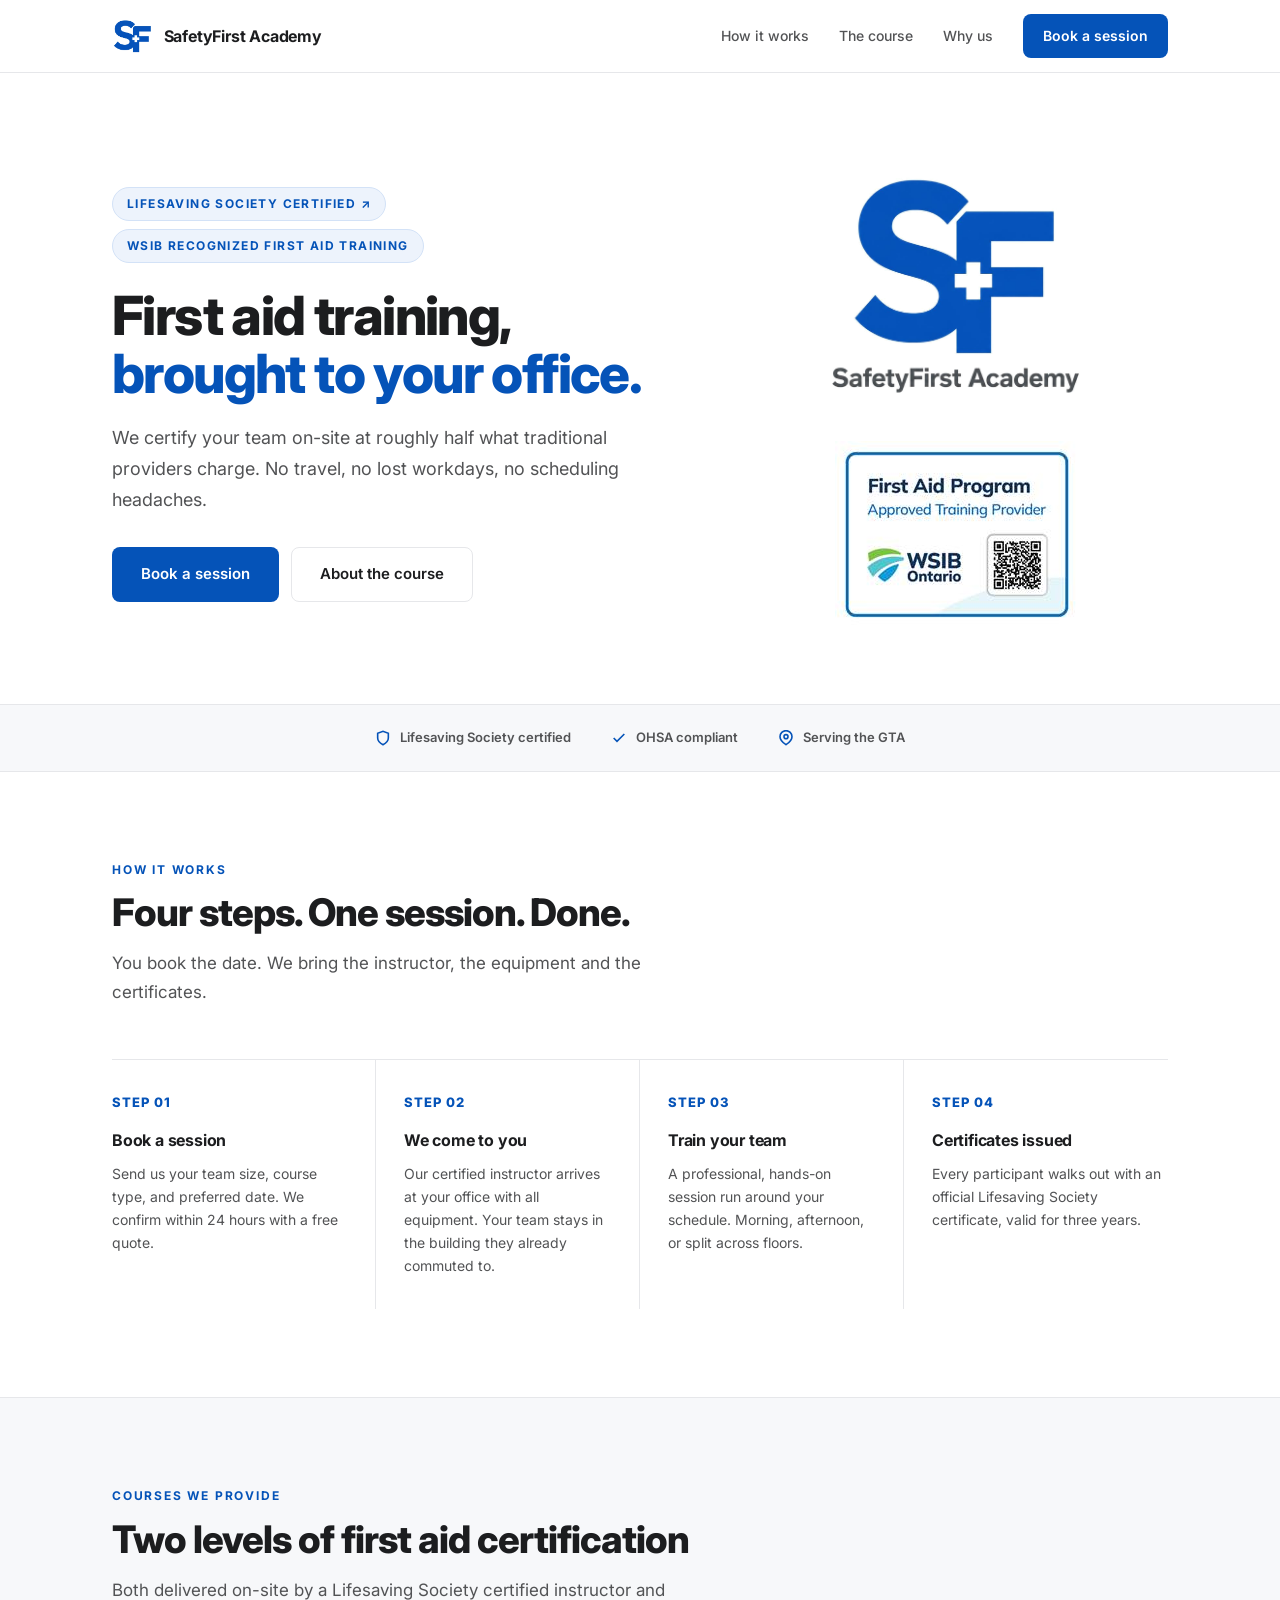
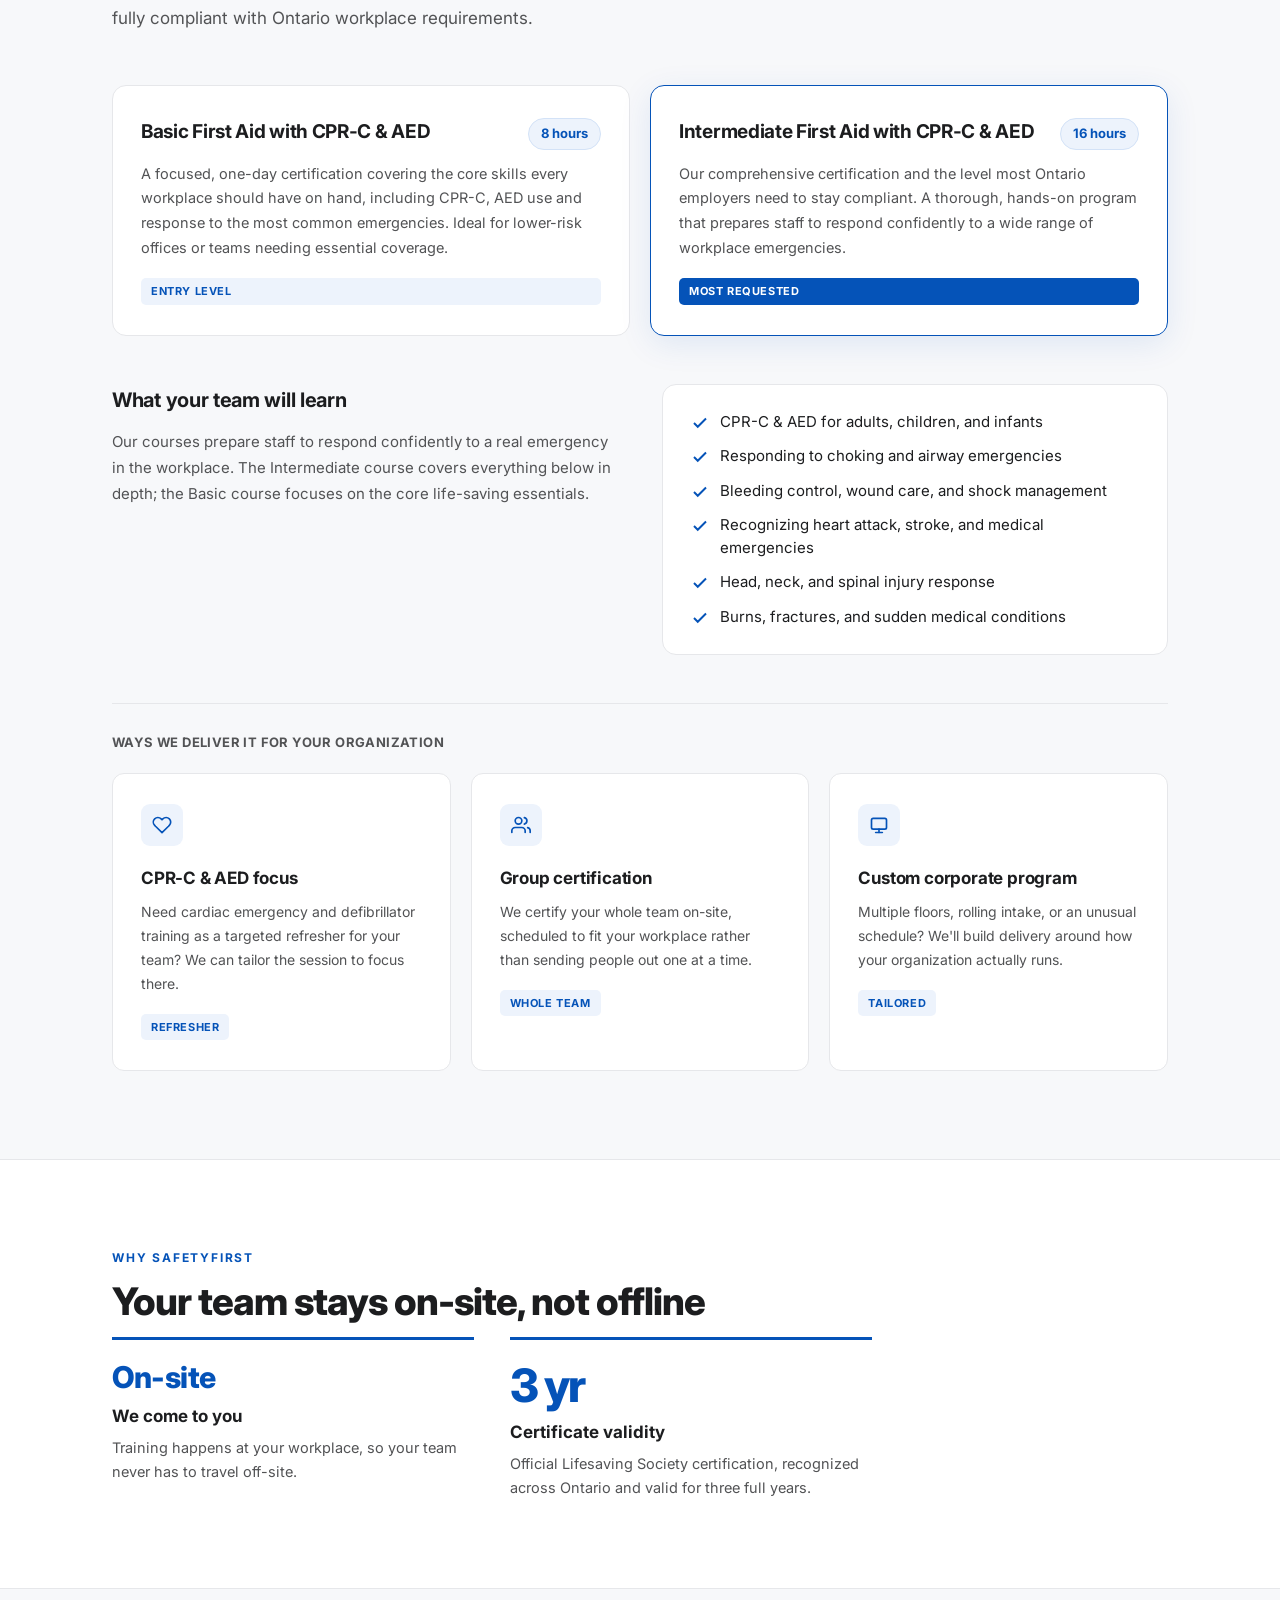
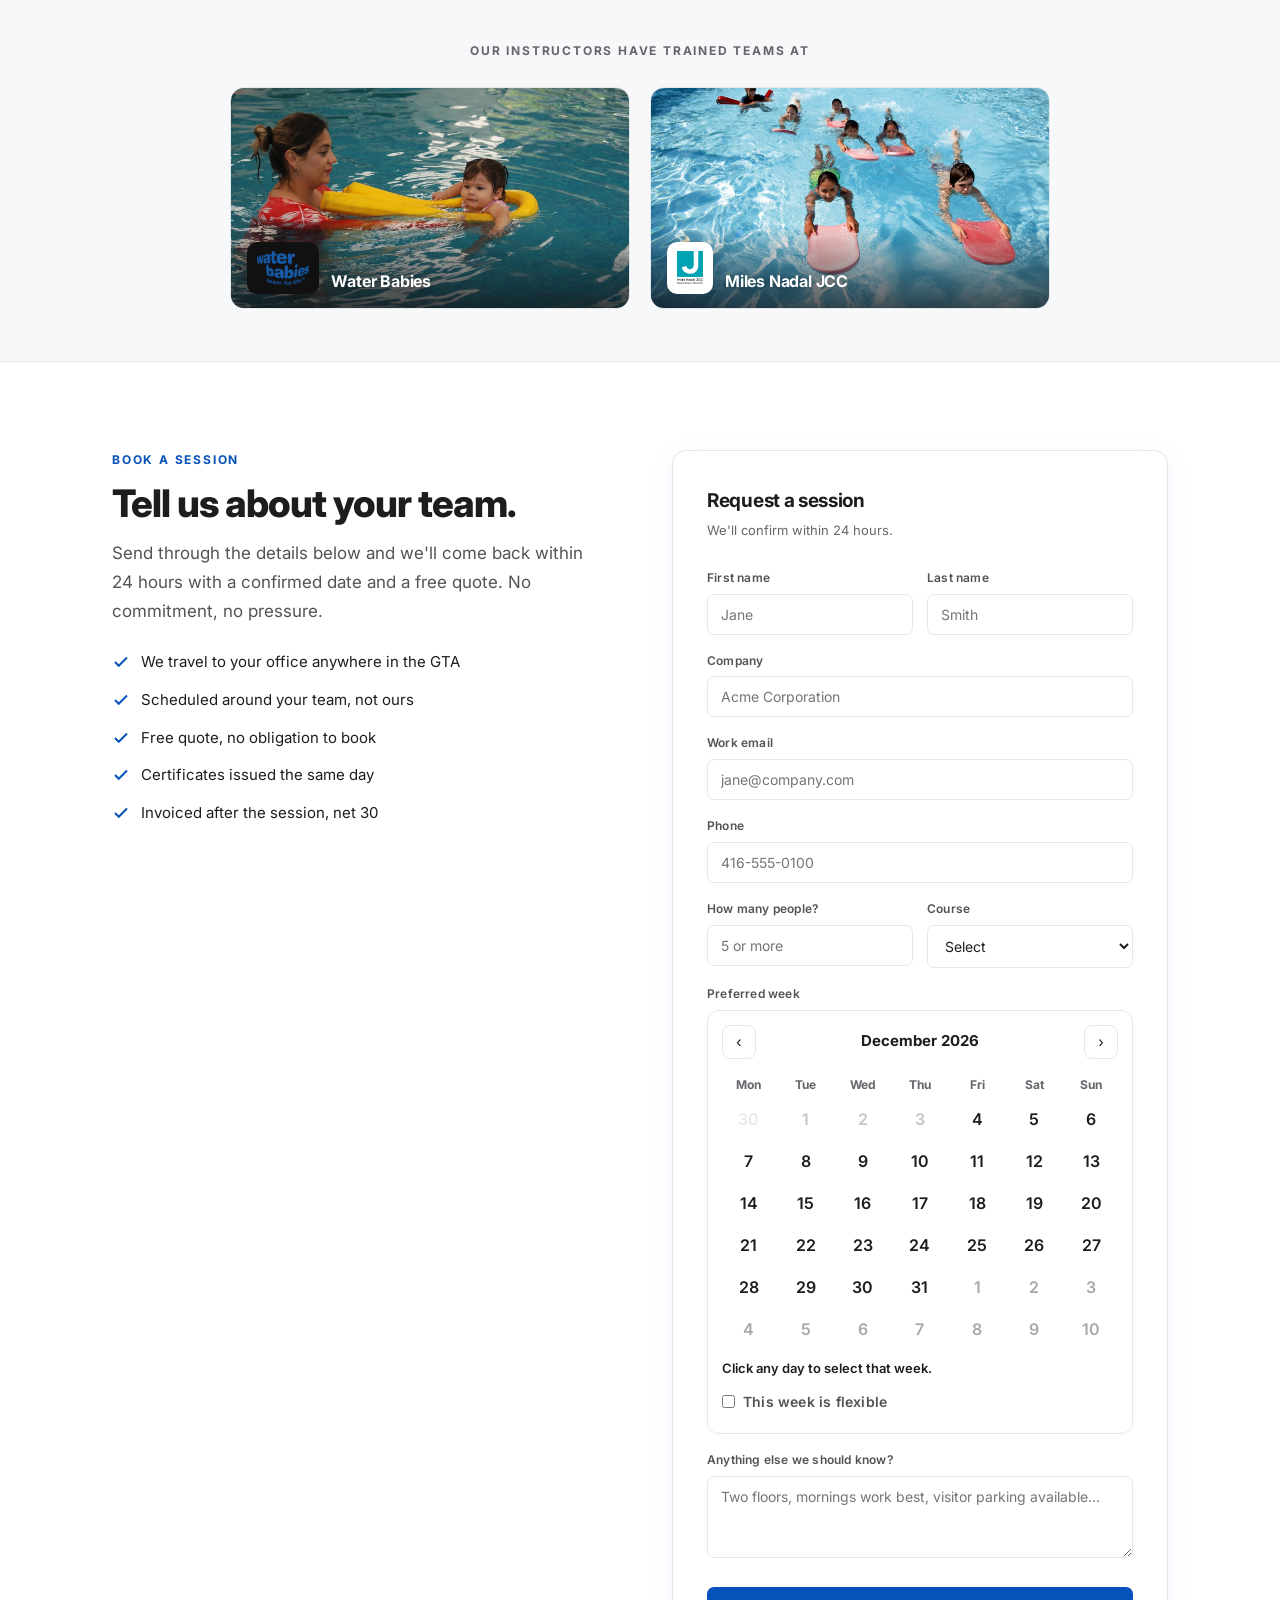
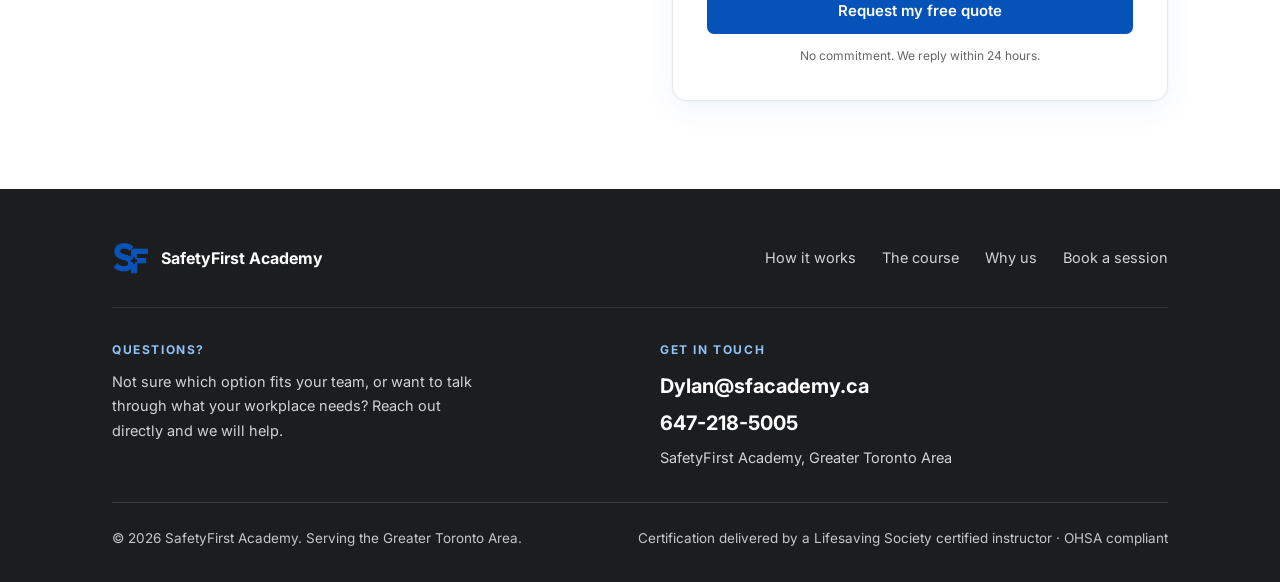
<file: index.html>
<!DOCTYPE html>
<html lang="en">
<head>
  <meta charset="UTF-8">
  <meta name="viewport" content="width=device-width, initial-scale=1.0">
  <title>SafetyFirst Academy | On-Site First Aid &amp; CPR-C Certification | GTA</title>
  <meta name="description" content="Lifesaving Society certified First Aid and CPR-C training, delivered on-site at your office across the Greater Toronto Area.">
  <link rel="icon" href="assets/favicon.png">
  <link rel="preconnect" href="https://fonts.googleapis.com">
  <link rel="preconnect" href="https://fonts.gstatic.com" crossorigin>
  <link href="https://fonts.googleapis.com/css2?family=Inter:wght@400;500;600;700;800&display=swap" rel="stylesheet">
  <link rel="stylesheet" href="css/styles.css">
</head>
<body>
  <nav>
    <div class="nav-in">
      <a href="index.html" class="brand">
        <img src="assets/mark.png" alt="SafetyFirst Academy">
        <span class="brand-txt">SafetyFirst Academy</span>
      </a>
      <div class="nav-links">
        <a href="#how">How it works</a>
        <a href="#services">The course</a>
        <a href="#why">Why us</a>
        <a href="#book" class="nav-btn">Book a session</a>
      </div>
    </div>
  </nav>

  <section class="hero">
    <div class="wrap">
      <div class="hero-grid">
        <div>
          <div class="eyebrows">
            <a href="https://www.lifesavingsociety.com/" target="_blank" rel="noopener" class="eyebrow" style="text-decoration:none">Lifesaving Society Certified ↗</a>
            <span class="eyebrow">WSIB recognized First Aid Training</span>
          </div>
          <h1>First aid training,<br><em>brought to your office.</em></h1>
          <p class="lede">We certify your team on-site at roughly half what traditional providers charge. No travel, no lost workdays, no scheduling headaches.</p>
          <div class="hero-btns">
            <a href="#book" class="btn btn-solid">Book a session</a>
            <a href="#services" class="btn btn-ghost">About the course</a>
          </div>
        </div>
        <div class="hero-side">
          <div class="hero-mark">
            <img src="assets/logo.png" alt="SafetyFirst Academy logo">
          </div>
          <img class="hero-wsib" src="assets/wsib-approved-provider.jpg" alt="WSIB Ontario First Aid Program Approved Training Provider">
        </div>
      </div>
    </div>
  </section>

  <div class="strip">
    <div class="strip-in">
      <div class="strip-item"><svg viewBox="0 0 24 24"><path d="M12 22s8-4 8-10V5l-8-3-8 3v7c0 6 8 10 8 10z"/></svg><a href="https://www.lifesavingsociety.com/" target="_blank" rel="noopener" style="color:inherit;text-decoration:none">Lifesaving Society certified</a></div>
      <div class="strip-item"><svg viewBox="0 0 24 24"><path d="M20 6L9 17l-5-5"/></svg>OHSA compliant</div>
      <div class="strip-item"><svg viewBox="0 0 24 24"><path d="M21 10c0 6-9 12-9 12S3 16 3 10a9 9 0 0118 0z"/><circle cx="12" cy="10" r="3"/></svg>Serving the GTA</div>
    </div>
  </div>

  <section id="how">
    <div class="wrap">
      <div class="lbl">How it works</div>
      <h2>Four steps. One session. Done.</h2>
      <p class="sub">You book the date. We bring the instructor, the equipment and the certificates.</p>
      <div class="steps">
        <div class="step">
          <div class="step-n">STEP 01</div>
          <h3>Book a session</h3>
          <p>Send us your team size, course type, and preferred date. We confirm within 24 hours with a free quote.</p>
        </div>
        <div class="step">
          <div class="step-n">STEP 02</div>
          <h3>We come to you</h3>
          <p>Our certified instructor arrives at your office with all equipment. Your team stays in the building they already commuted to.</p>
        </div>
        <div class="step">
          <div class="step-n">STEP 03</div>
          <h3>Train your team</h3>
          <p>A professional, hands-on session run around your schedule. Morning, afternoon, or split across floors.</p>
        </div>
        <div class="step">
          <div class="step-n">STEP 04</div>
          <h3>Certificates issued</h3>
          <p>Every participant walks out with an official Lifesaving Society certificate, valid for three years.</p>
        </div>
      </div>
    </div>
  </section>

  <section class="services" id="services">
    <div class="wrap">
      <div class="lbl">Courses we provide</div>
      <h2>Two levels of first aid certification</h2>
      <p class="sub">Both delivered on-site by a Lifesaving Society certified instructor and fully compliant with Ontario workplace requirements.</p>

      <div class="course-cards">
        <div class="course-card">
          <div class="course-card-top">
            <h3>Basic First Aid with CPR-C &amp; AED</h3>
            <span class="hours">8 hours</span>
          </div>
          <p>A focused, one-day certification covering the core skills every workplace should have on hand, including CPR-C, AED use and response to the most common emergencies. Ideal for lower-risk offices or teams needing essential coverage.</p>
          <span class="tag">Entry level</span>
        </div>
        <div class="course-card course-card-feature">
          <div class="course-card-top">
            <h3>Intermediate First Aid with CPR-C &amp; AED</h3>
            <span class="hours">16 hours</span>
          </div>
          <p>Our comprehensive certification and the level most Ontario employers need to stay compliant. A thorough, hands-on program that prepares staff to respond confidently to a wide range of workplace emergencies.</p>
          <span class="tag tag-solid">Most requested</span>
        </div>
      </div>

      <div class="course-lead">
        <div class="course-lead-text">
          <h3>What your team will learn</h3>
          <p>Our courses prepare staff to respond confidently to a real emergency in the workplace. The Intermediate course covers everything below in depth; the Basic course focuses on the core life-saving essentials.</p>
        </div>
        <ul class="learn-list">
          <li><svg viewBox="0 0 24 24"><path d="M20 6L9 17l-5-5"/></svg>CPR-C &amp; AED for adults, children, and infants</li>
          <li><svg viewBox="0 0 24 24"><path d="M20 6L9 17l-5-5"/></svg>Responding to choking and airway emergencies</li>
          <li><svg viewBox="0 0 24 24"><path d="M20 6L9 17l-5-5"/></svg>Bleeding control, wound care, and shock management</li>
          <li><svg viewBox="0 0 24 24"><path d="M20 6L9 17l-5-5"/></svg>Recognizing heart attack, stroke, and medical emergencies</li>
          <li><svg viewBox="0 0 24 24"><path d="M20 6L9 17l-5-5"/></svg>Head, neck, and spinal injury response</li>
          <li><svg viewBox="0 0 24 24"><path d="M20 6L9 17l-5-5"/></svg>Burns, fractures, and sudden medical conditions</li>
        </ul>
      </div>

      <div class="offer-note">Ways we deliver it for your organization</div>
      <div class="cards">
        <div class="card">
          <div class="card-ico"><svg viewBox="0 0 24 24"><path d="M20.8 4.6a5.5 5.5 0 00-7.8 0L12 5.7l-1-1.1a5.5 5.5 0 00-7.8 7.8l1 1.1L12 21.2l7.8-7.7 1-1.1a5.5 5.5 0 000-7.8z"/></svg></div>
          <h3>CPR-C &amp; AED focus</h3>
          <p>Need cardiac emergency and defibrillator training as a targeted refresher for your team? We can tailor the session to focus there.</p>
          <span class="tag">Refresher</span>
        </div>
        <div class="card">
          <div class="card-ico"><svg viewBox="0 0 24 24"><path d="M17 21v-2a4 4 0 00-4-4H5a4 4 0 00-4 4v2"/><circle cx="9" cy="7" r="4"/><path d="M23 21v-2a4 4 0 00-3-3.9"/><path d="M16 3.1a4 4 0 010 7.8"/></svg></div>
          <h3>Group certification</h3>
          <p>We certify your whole team on-site, scheduled to fit your workplace rather than sending people out one at a time.</p>
          <span class="tag">Whole team</span>
        </div>
        <div class="card">
          <div class="card-ico"><svg viewBox="0 0 24 24"><rect x="3" y="4" width="18" height="13" rx="2"/><path d="M8 21h8"/><path d="M12 17v4"/></svg></div>
          <h3>Custom corporate program</h3>
          <p>Multiple floors, rolling intake, or an unusual schedule? We'll build delivery around how your organization actually runs.</p>
          <span class="tag">Tailored</span>
        </div>
      </div>
    </div>
  </section>

  <section id="why">
    <div class="wrap">
      <div class="lbl">Why SafetyFirst</div>
      <h2>Your team stays on-site, not offline</h2>
      <div class="why-grid why-grid-3 why-grid-2">
        <div class="why-item">
          <div class="why-num txt">On-site</div>
          <h3>We come to you</h3>
          <p>Training happens at your workplace, so your team never has to travel off-site.</p>
        </div>
        <div class="why-item">
          <div class="why-num">3 yr</div>
          <h3>Certificate validity</h3>
          <p>Official Lifesaving Society certification, recognized across Ontario and valid for three full years.</p>
        </div>
      </div>
    </div>
  </section>

  <div class="clients">
    <div class="wrap">
      <div class="clients-lbl">Our instructors have trained teams at</div>
      <div class="client-grid">
        <a class="client-card" href="https://www.waterbabies.ca/" target="_blank" rel="noopener">
          <img class="photo" src="assets/clients/water-babies.jpg" alt="Infant swimming lesson in a pool">
          <div class="overlay">
            <span class="logo-badge dark"><img src="assets/clients/water-babies-logo.png" alt=""></span>
            <span class="client-name">Water Babies</span>
          </div>
        </a>
        <a class="client-card" href="https://www.mnjcc.org/aquatics" target="_blank" rel="noopener">
          <img class="photo" src="assets/clients/kids-pool.jpg" alt="Group swimming lesson at a community pool">
          <div class="overlay">
            <span class="logo-badge"><img src="assets/clients/mnjcc-logo-formal.svg" alt=""></span>
            <span class="client-name">Miles Nadal JCC</span>
          </div>
        </a>
      </div>
    </div>
  </div>

  <section id="book">
    <div class="wrap">
      <div class="booking-grid">
        <div>
          <div class="lbl">Book a session</div>
          <h2>Tell us about your team.</h2>
          <p class="sub" style="margin-bottom:24px">Send through the details below and we'll come back within 24 hours with a confirmed date and a free quote. No commitment, no pressure.</p>
          <ul class="checks">
            <li><svg viewBox="0 0 24 24"><path d="M20 6L9 17l-5-5"/></svg>We travel to your office anywhere in the GTA</li>
            <li><svg viewBox="0 0 24 24"><path d="M20 6L9 17l-5-5"/></svg>Scheduled around your team, not ours</li>
            <li><svg viewBox="0 0 24 24"><path d="M20 6L9 17l-5-5"/></svg>Free quote, no obligation to book</li>
            <li><svg viewBox="0 0 24 24"><path d="M20 6L9 17l-5-5"/></svg>Certificates issued the same day</li>
            <li><svg viewBox="0 0 24 24"><path d="M20 6L9 17l-5-5"/></svg>Invoiced after the session, net 30</li>
          </ul>
        </div>

        <div class="form">
          <form id="bookingForm" method="POST" name="session-request" data-netlify="true" data-netlify-honeypot="bot-field" action="/">
            <input type="hidden" name="form-name" value="session-request">
            <p style="display:none">
              <label>Don't fill this out if you're human: <input name="bot-field"></label>
            </p>

            <h3>Request a session</h3>
            <p class="form-sub">We'll confirm within 24 hours.</p>
            <div class="form-error" id="formError" role="alert"></div>

            <div class="fr">
              <div class="fg">
                <label for="fname">First name</label>
                <input type="text" id="fname" name="first-name" placeholder="Jane" autocomplete="given-name" required>
              </div>
              <div class="fg">
                <label for="lname">Last name</label>
                <input type="text" id="lname" name="last-name" placeholder="Smith" autocomplete="family-name">
              </div>
            </div>

            <div class="fg">
              <label for="company">Company</label>
              <input type="text" id="company" name="company" placeholder="Acme Corporation" autocomplete="organization" required>
            </div>

            <div class="fg">
              <label for="email">Work email</label>
              <input type="email" id="email" name="email" placeholder="jane@company.com" autocomplete="email" required>
            </div>

            <div class="fg">
              <label for="phone">Phone</label>
              <input type="tel" id="phone" name="phone" placeholder="416-555-0100" autocomplete="tel">
            </div>

            <div class="fr">
              <div class="fg">
                <label for="size">How many people?</label>
                <input type="number" id="size" name="team-size" min="5" step="1" placeholder="5 or more" required>
              </div>
              <div class="fg">
                <label for="course">Course</label>
                <select id="course" name="course" required>
                  <option value="">Select</option>
                  <option>Basic First Aid with CPR-C &amp; AED (8 hours)</option>
                  <option>Intermediate First Aid with CPR-C &amp; AED (16 hours)</option>
                  <option>Group recertification</option>
                  <option>Custom corporate program</option>
                  <option>Not sure, please advise</option>
                </select>
              </div>
            </div>

            <div class="fg">
              <label>Preferred week</label>
              <div class="cal" id="calendar">
                <div class="cal-head">
                  <button type="button" id="calPrev" aria-label="Previous month">‹</button>
                  <strong id="calLabel"></strong>
                  <button type="button" id="calNext" aria-label="Next month">›</button>
                </div>
                <div class="cal-weekdays">
                  <span>Mon</span><span>Tue</span><span>Wed</span><span>Thu</span><span>Fri</span><span>Sat</span><span>Sun</span>
                </div>
                <div class="cal-grid" id="calGrid"></div>
                <p class="cal-choice" id="calChoice">Click any day to select that week.</p>
                <label class="check">
                  <input id="flexible" name="date-flexible" type="checkbox" value="yes">
                  This week is flexible
                </label>
              </div>
              <input type="hidden" name="preferred-date" id="preferredDate">
              <input type="hidden" name="preferred-week" id="preferredWeek">
            </div>

            <div class="fg">
              <label for="notes">Anything else we should know?</label>
              <textarea id="notes" name="notes" placeholder="Two floors, mornings work best, visitor parking available…"></textarea>
            </div>

            <button type="submit" class="submit" id="submitBtn">Request my free quote</button>
            <p class="fnote">No commitment. We reply within 24 hours.</p>
          </form>

          <div class="ok" id="okBox">
            <div class="ok-ico"><svg viewBox="0 0 24 24"><path d="M20 6L9 17l-5-5"/></svg></div>
            <h4>Request received</h4>
            <p>Thanks, we have your details. We will be in touch within 24 hours to confirm a date and send your quote.</p>
          </div>
        </div>
      </div>
    </div>
  </section>

  <footer>
    <div class="wrap">
      <div class="foot-top">
        <div class="foot-brand">
          <img src="assets/mark.png" alt="">
          <span>SafetyFirst Academy</span>
        </div>
        <div class="foot-links">
          <a href="#how">How it works</a>
          <a href="#services">The course</a>
          <a href="#why">Why us</a>
          <a href="#book">Book a session</a>
        </div>
      </div>

      <div class="foot-contact">
        <div class="foot-contact-block">
          <div class="foot-contact-lbl">Questions?</div>
          <p>Not sure which option fits your team, or want to talk through what your workplace needs? Reach out directly and we will help.</p>
        </div>
        <div class="foot-contact-block">
          <div class="foot-contact-lbl">Get in touch</div>
          <a class="foot-email" href="mailto:Dylan@sfacademy.ca">Dylan@sfacademy.ca</a>
          <a class="foot-email foot-phone" href="tel:+16472185005">647-218-5005</a>
          <p style="margin-top:6px">SafetyFirst Academy, Greater Toronto Area</p>
        </div>
      </div>

      <div class="foot-btm">
        <span>© 2026 SafetyFirst Academy. Serving the Greater Toronto Area.</span>
        <span>Certification delivered by a Lifesaving Society certified instructor · OHSA compliant</span>
      </div>
    </div>
  </footer>

  <script src="js/book.js"></script>
</body>
</html>
</file>
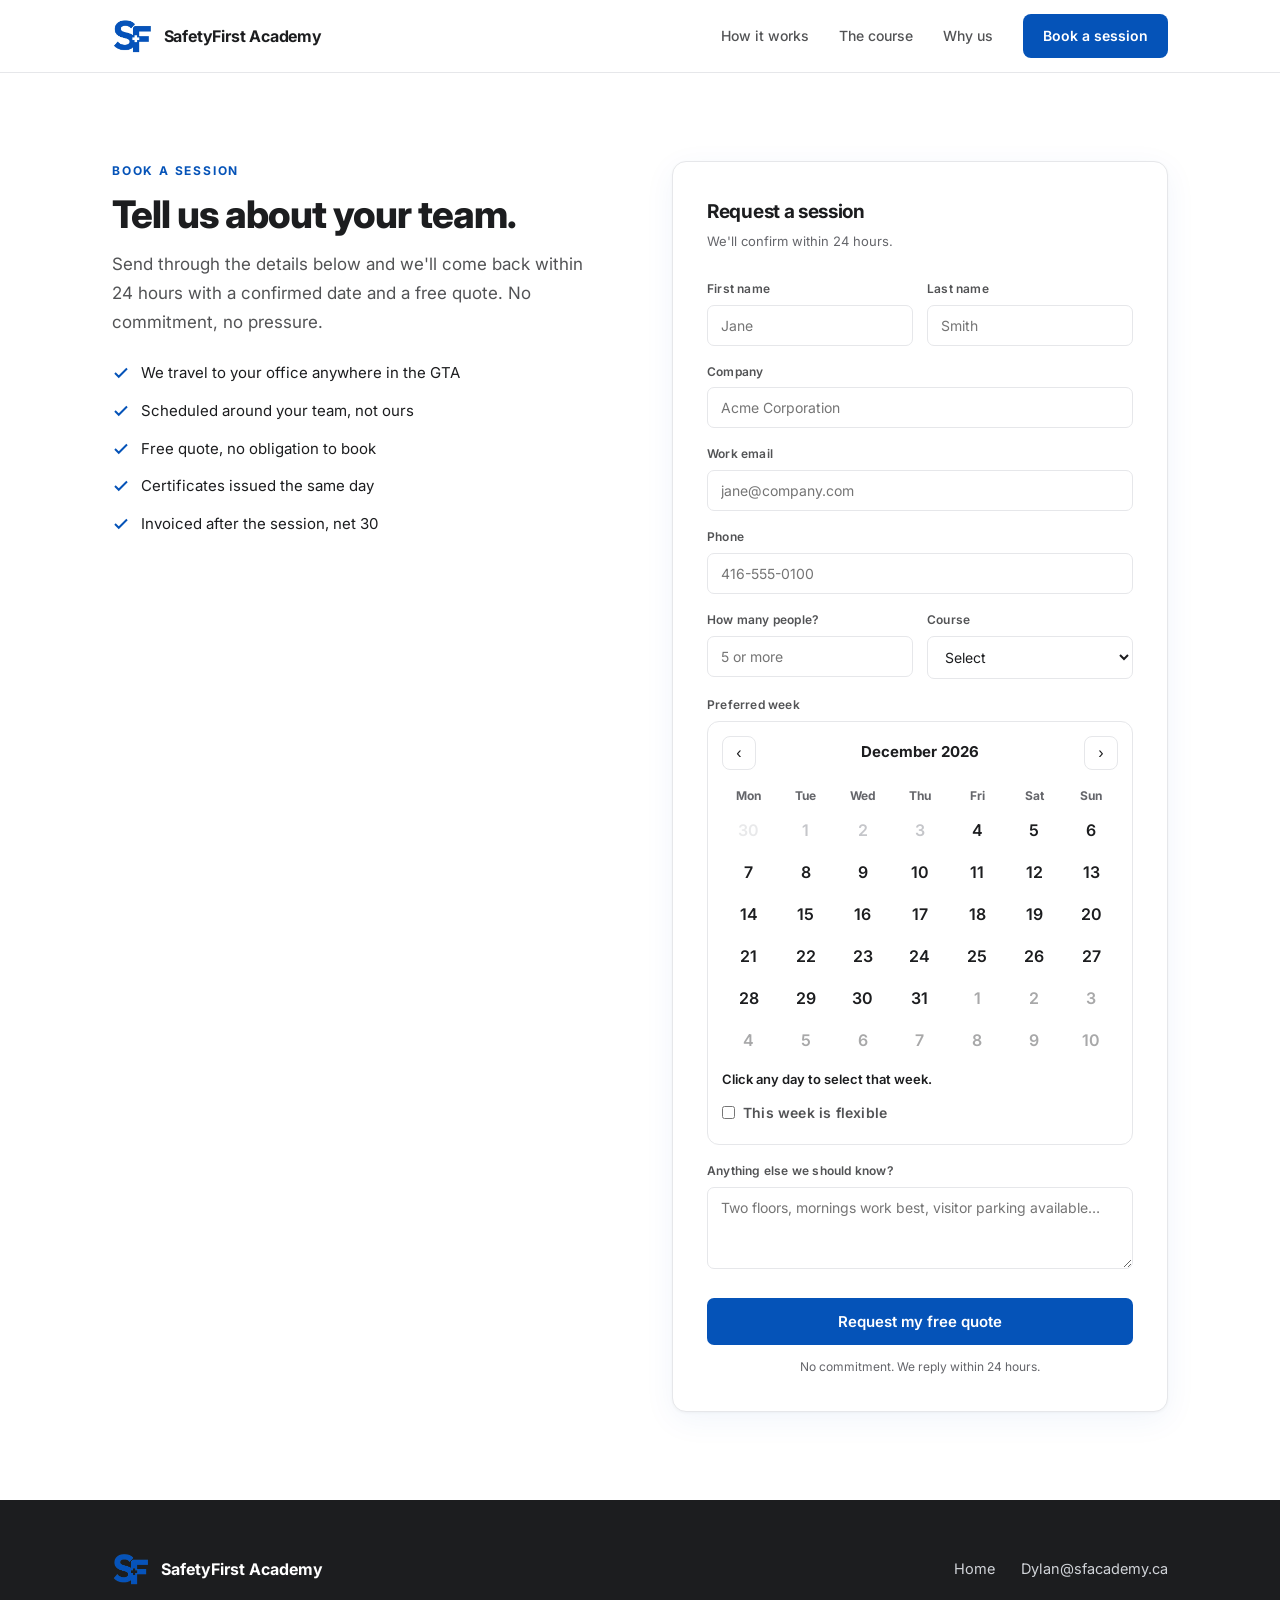
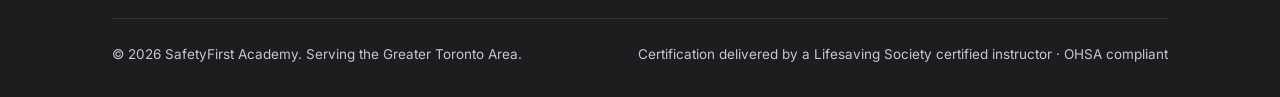
<file: book.html>
<!DOCTYPE html>
<html lang="en">
<head>
  <meta charset="UTF-8">
  <meta name="viewport" content="width=device-width, initial-scale=1.0">
  <title>Book a session | SafetyFirst Academy</title>
  <meta name="description" content="Request an on-site First Aid or CPR-C session. Choose a week, tell us your team size, and we will confirm within 24 hours.">
  <link rel="icon" href="assets/favicon.png">
  <link rel="preconnect" href="https://fonts.googleapis.com">
  <link rel="preconnect" href="https://fonts.gstatic.com" crossorigin>
  <link href="https://fonts.googleapis.com/css2?family=Inter:wght@400;500;600;700;800&display=swap" rel="stylesheet">
  <link rel="stylesheet" href="css/styles.css">
</head>
<body>
  <nav>
    <div class="nav-in">
      <a href="index.html" class="brand">
        <img src="assets/mark.png" alt="SafetyFirst Academy">
        <span class="brand-txt">SafetyFirst Academy</span>
      </a>
      <div class="nav-links">
        <a href="index.html#how">How it works</a>
        <a href="index.html#services">The course</a>
        <a href="index.html#why">Why us</a>
        <a href="book.html" class="nav-btn">Book a session</a>
      </div>
    </div>
  </nav>

  <section id="book">
    <div class="wrap">
      <div class="booking-grid">
        <div>
          <div class="lbl">Book a session</div>
          <h2>Tell us about your team.</h2>
          <p class="sub" style="margin-bottom:24px">Send through the details below and we'll come back within 24 hours with a confirmed date and a free quote. No commitment, no pressure.</p>
          <ul class="checks">
            <li><svg viewBox="0 0 24 24"><path d="M20 6L9 17l-5-5"/></svg>We travel to your office anywhere in the GTA</li>
            <li><svg viewBox="0 0 24 24"><path d="M20 6L9 17l-5-5"/></svg>Scheduled around your team, not ours</li>
            <li><svg viewBox="0 0 24 24"><path d="M20 6L9 17l-5-5"/></svg>Free quote, no obligation to book</li>
            <li><svg viewBox="0 0 24 24"><path d="M20 6L9 17l-5-5"/></svg>Certificates issued the same day</li>
            <li><svg viewBox="0 0 24 24"><path d="M20 6L9 17l-5-5"/></svg>Invoiced after the session, net 30</li>
          </ul>
        </div>

        <div class="form">
          <form id="bookingForm" method="POST" name="session-request" data-netlify="true" data-netlify-honeypot="bot-field" action="/">
            <input type="hidden" name="form-name" value="session-request">
            <p style="display:none">
              <label>Don't fill this out if you're human: <input name="bot-field"></label>
            </p>
            <h3>Request a session</h3>
            <p class="form-sub">We'll confirm within 24 hours.</p>
            <div class="form-error" id="formError" role="alert"></div>
            <div class="fr">
              <div class="fg">
                <label for="fname">First name</label>
                <input type="text" id="fname" name="first-name" placeholder="Jane" autocomplete="given-name" required>
              </div>
              <div class="fg">
                <label for="lname">Last name</label>
                <input type="text" id="lname" name="last-name" placeholder="Smith" autocomplete="family-name">
              </div>
            </div>
            <div class="fg">
              <label for="company">Company</label>
              <input type="text" id="company" name="company" placeholder="Acme Corporation" autocomplete="organization" required>
            </div>
            <div class="fg">
              <label for="email">Work email</label>
              <input type="email" id="email" name="email" placeholder="jane@company.com" autocomplete="email" required>
            </div>
            <div class="fg">
              <label for="phone">Phone</label>
              <input type="tel" id="phone" name="phone" placeholder="416-555-0100" autocomplete="tel">
            </div>
            <div class="fr">
              <div class="fg">
                <label for="size">How many people?</label>
                <input type="number" id="size" name="team-size" min="5" step="1" placeholder="5 or more" required>
              </div>
              <div class="fg">
                <label for="course">Course</label>
                <select id="course" name="course" required>
                  <option value="">Select</option>
                  <option>Basic First Aid with CPR-C &amp; AED (8 hours)</option>
                  <option>Intermediate First Aid with CPR-C &amp; AED (16 hours)</option>
                  <option>Group recertification</option>
                  <option>Custom corporate program</option>
                  <option>Not sure, please advise</option>
                </select>
              </div>
            </div>
            <div class="fg">
              <label>Preferred week</label>
              <div class="cal" id="calendar">
                <div class="cal-head">
                  <button type="button" id="calPrev" aria-label="Previous month">‹</button>
                  <strong id="calLabel"></strong>
                  <button type="button" id="calNext" aria-label="Next month">›</button>
                </div>
                <div class="cal-weekdays">
                  <span>Mon</span><span>Tue</span><span>Wed</span><span>Thu</span><span>Fri</span><span>Sat</span><span>Sun</span>
                </div>
                <div class="cal-grid" id="calGrid"></div>
                <p class="cal-choice" id="calChoice">Click any day to select that week.</p>
                <label class="check">
                  <input id="flexible" name="date-flexible" type="checkbox" value="yes">
                  This week is flexible
                </label>
              </div>
              <input type="hidden" name="preferred-date" id="preferredDate">
              <input type="hidden" name="preferred-week" id="preferredWeek">
            </div>
            <div class="fg">
              <label for="notes">Anything else we should know?</label>
              <textarea id="notes" name="notes" placeholder="Two floors, mornings work best, visitor parking available…"></textarea>
            </div>
            <button type="submit" class="submit" id="submitBtn">Request my free quote</button>
            <p class="fnote">No commitment. We reply within 24 hours.</p>
          </form>
          <div class="ok" id="okBox">
            <div class="ok-ico"><svg viewBox="0 0 24 24"><path d="M20 6L9 17l-5-5"/></svg></div>
            <h4>Request received</h4>
            <p>Thanks, we have your details. We will be in touch within 24 hours to confirm a date and send your quote.</p>
          </div>
        </div>
      </div>
    </div>
  </section>

  <footer>
    <div class="wrap">
      <div class="foot-top">
        <div class="foot-brand">
          <img src="assets/mark.png" alt="">
          <span>SafetyFirst Academy</span>
        </div>
        <div class="foot-links">
          <a href="index.html">Home</a>
          <a href="mailto:Dylan@sfacademy.ca">Dylan@sfacademy.ca</a>
        </div>
      </div>
      <div class="foot-btm">
        <span>© 2026 SafetyFirst Academy. Serving the Greater Toronto Area.</span>
        <span>Certification delivered by a Lifesaving Society certified instructor · OHSA compliant</span>
      </div>
    </div>
  </footer>
  <script src="js/book.js"></script>
</body>
</html>
</file>
<file: css/styles.css>
*,*::before,*::after{box-sizing:border-box;margin:0;padding:0}

  :root{
    --blue:#0553B8;
    --blue-deep:#03408F;
    --blue-tint:#EDF3FC;
    --blue-line:#D3E2F7;
    --ink:#1C1D1F;
    --grey:#525355;
    --grey-soft:#65666B;
    --line:#E6E7EA;
    --paper:#FFFFFF;
    --paper-2:#F7F8FA;
    --r:8px;
  }

  html{scroll-behavior:smooth}
  body{
    font-family:'Inter',-apple-system,'Segoe UI',Arial,sans-serif;
    color:var(--ink);background:var(--paper);
    line-height:1.65;-webkit-font-smoothing:antialiased;
  }
  .wrap{max-width:1120px;margin:0 auto;padding:0 32px}

  /* NAV */
  nav{
    position:sticky;top:0;z-index:50;
    background:rgba(255,255,255,.92);
    backdrop-filter:blur(10px);
    border-bottom:1px solid var(--line);
  }
  .nav-in{
    max-width:1120px;margin:0 auto;padding:0 32px;
    height:72px;display:flex;align-items:center;justify-content:space-between;
  }
  .brand{display:flex;align-items:center;gap:11px;text-decoration:none}
  .brand img{height:36px;width:auto;display:block}
  .brand-txt{font-size:16px;font-weight:700;color:var(--ink);letter-spacing:-.2px}
  .nav-links{display:flex;gap:30px;align-items:center}
  .nav-links a{color:var(--grey);text-decoration:none;font-size:14px;font-weight:500;transition:color .18s}
  .nav-links a:hover{color:var(--blue)}
  .nav-btn{
    background:var(--blue);color:#fff!important;
    padding:10px 20px;border-radius:var(--r);
    font-weight:600!important;font-size:14px!important;
    transition:background .18s;
  }
  .nav-btn:hover{background:var(--blue-deep)}

  /* HERO */
  .hero{padding:88px 0 76px;border-bottom:1px solid var(--line)}
  .hero-grid{display:grid;grid-template-columns:1.15fr .85fr;gap:64px;align-items:center}
  .eyebrow{
    display:inline-flex;align-items:center;gap:8px;
    font-size:12px;font-weight:700;letter-spacing:1.4px;text-transform:uppercase;
    color:var(--blue);background:var(--blue-tint);
    border:1px solid var(--blue-line);
    padding:6px 14px;border-radius:100px;margin-bottom:24px;
  }
  h1{
    font-size:clamp(36px,4.4vw,54px);font-weight:800;
    letter-spacing:-1.6px;line-height:1.08;margin-bottom:20px;color:var(--ink);
  }
  h1 em{font-style:normal;color:var(--blue)}
  .lede{font-size:18px;color:var(--grey);max-width:520px;margin-bottom:32px;line-height:1.7}
  .hero-btns{display:flex;gap:12px;flex-wrap:wrap}
  .btn{
    display:inline-block;padding:14px 28px;border-radius:var(--r);
    font-size:15px;font-weight:600;text-decoration:none;cursor:pointer;
    border:1.5px solid transparent;transition:all .18s;font-family:inherit;
  }
  .btn-solid{background:var(--blue);color:#fff}
  .btn-solid:hover{background:var(--blue-deep)}
  .btn-ghost{background:#fff;color:var(--ink);border-color:var(--line)}
  .btn-ghost:hover{border-color:var(--blue);color:var(--blue)}
  .hero-mark{display:flex;justify-content:center;align-items:center}
  .hero-side{display:flex;flex-direction:column;align-items:center;gap:28px}
  .hero-wsib{display:block;width:100%;max-width:244px;height:auto}
  .eyebrows{display:flex;flex-direction:column;align-items:flex-start;gap:8px;margin-bottom:24px}
  .eyebrows .eyebrow{margin-bottom:0}
  .hero-mark img{width:100%;max-width:300px;height:auto}

  /* STRIP */
  .strip{background:var(--paper-2);border-bottom:1px solid var(--line);padding:22px 0}
  .strip-in{
    max-width:1120px;margin:0 auto;padding:0 32px;
    display:flex;gap:40px;flex-wrap:wrap;justify-content:center;
  }
  .strip-item{
    display:flex;align-items:center;gap:9px;
    font-size:13px;font-weight:600;color:var(--grey);
  }
  .strip-item svg{width:16px;height:16px;stroke:var(--blue);fill:none;stroke-width:2.4;flex-shrink:0}

  /* SECTIONS */
  section{padding:88px 0}
  .lbl{
    font-size:12px;font-weight:700;letter-spacing:1.8px;text-transform:uppercase;
    color:var(--blue);margin-bottom:12px;
  }
  h2{
    font-size:clamp(28px,3.2vw,38px);font-weight:800;
    letter-spacing:-1px;line-height:1.15;color:var(--ink);margin-bottom:14px;
  }
  .sub{font-size:17px;color:var(--grey);max-width:560px;line-height:1.7;margin-bottom:52px}

  /* STEPS */
  .steps{display:grid;grid-template-columns:repeat(4,1fr);gap:0;border-top:1px solid var(--line)}
  .step{padding:32px 28px 32px 0;border-right:1px solid var(--line)}
  .step:last-child{border-right:none;padding-right:0}
  .step:not(:first-child){padding-left:28px}
  .step-n{
    font-size:13px;font-weight:800;color:var(--blue);
    letter-spacing:1px;margin-bottom:14px;
  }
  .step h3{font-size:16px;font-weight:700;color:var(--ink);margin-bottom:8px;letter-spacing:-.2px}
  .step p{font-size:14px;color:var(--grey);line-height:1.65}

  /* SERVICES */
  .services{background:var(--paper-2);border-top:1px solid var(--line);border-bottom:1px solid var(--line)}
  .cards{display:grid;grid-template-columns:repeat(3,1fr);gap:20px}
  .card{
    background:#fff;border:1px solid var(--line);border-radius:12px;
    padding:30px 28px;transition:border-color .18s,transform .18s;
  }
  .card:hover{border-color:var(--blue-line);transform:translateY(-2px)}
  .card-ico{
    width:42px;height:42px;border-radius:9px;background:var(--blue-tint);
    display:flex;align-items:center;justify-content:center;margin-bottom:18px;
  }
  .card-ico svg{width:20px;height:20px;stroke:var(--blue);fill:none;stroke-width:2;stroke-linecap:round;stroke-linejoin:round}
  .card h3{font-size:17px;font-weight:700;color:var(--ink);margin-bottom:8px;letter-spacing:-.2px}
  .card p{font-size:14px;color:var(--grey);line-height:1.7;margin-bottom:16px}
  .tag{
    display:inline-block;font-size:11px;font-weight:700;letter-spacing:.6px;
    text-transform:uppercase;color:var(--blue);background:var(--blue-tint);
    padding:4px 10px;border-radius:5px;
  }

  /* WHY */
  .why-grid{display:grid;grid-template-columns:repeat(4,1fr);gap:36px}
  .why-item{border-top:2px solid var(--blue);padding-top:20px}
  .why-num{
    font-size:38px;font-weight:800;color:var(--blue);
    letter-spacing:-1.6px;line-height:1;margin-bottom:10px;
  }
  .why-item h3{font-size:15px;font-weight:700;color:var(--ink);margin-bottom:6px}
  .why-item p{font-size:14px;color:var(--grey);line-height:1.65}

  /* CLIENTS */
  .clients{
    background:var(--paper-2);border-top:1px solid var(--line);border-bottom:1px solid var(--line);
    padding:52px 0;text-align:center;
  }
  .clients-lbl{
    font-size:12px;font-weight:700;letter-spacing:1.8px;text-transform:uppercase;
    color:var(--grey-soft);margin-bottom:26px;
  }
  .clients-row{display:flex;gap:16px;justify-content:center;flex-wrap:wrap}
  .pill{
    background:#fff;border:1px solid var(--line);border-radius:100px;
    padding:11px 26px;font-size:14px;font-weight:600;color:var(--ink);
  }
  .pill.next{border-style:dashed;color:var(--grey-soft);font-weight:500}

  /* BOOKING */
  .booking-grid{display:grid;grid-template-columns:1fr 1fr;gap:64px;align-items:start}
  .checks{list-style:none;display:flex;flex-direction:column;gap:13px;margin-top:8px}
  .checks li{display:flex;gap:11px;font-size:15px;color:var(--ink);align-items:flex-start}
  .checks svg{width:18px;height:18px;stroke:var(--blue);fill:none;stroke-width:2.6;flex-shrink:0;margin-top:3px}

  .form{
    background:#fff;border:1px solid var(--line);border-radius:14px;
    padding:34px;box-shadow:0 1px 3px rgba(28,29,31,.04),0 8px 32px rgba(5,83,184,.06);
  }
  .form h3{font-size:19px;font-weight:700;color:var(--ink);margin-bottom:4px;letter-spacing:-.3px}
  .form-sub{font-size:13px;color:var(--grey-soft);margin-bottom:26px}
  .fg{margin-bottom:16px}
  .fr{display:grid;grid-template-columns:1fr 1fr;gap:14px}
  label{
    display:block;font-size:12px;font-weight:600;color:var(--grey);
    margin-bottom:6px;letter-spacing:.2px;
  }
  input,select,textarea{
    width:100%;padding:11px 13px;border:1.5px solid var(--line);
    border-radius:7px;font-size:14px;color:var(--ink);background:#fff;
    outline:none;transition:border-color .18s,box-shadow .18s;font-family:inherit;
  }
  input:focus,select:focus,textarea:focus{
    border-color:var(--blue);box-shadow:0 0 0 3px rgba(5,83,184,.10);
  }
  textarea{resize:vertical;min-height:82px}
  select{cursor:pointer}
  .submit{
    width:100%;padding:14px;background:var(--blue);color:#fff;
    border:none;border-radius:7px;font-size:15px;font-weight:600;
    cursor:pointer;transition:background .18s;margin-top:6px;font-family:inherit;
  }
  .submit:hover{background:var(--blue-deep)}
  .fnote{font-size:12px;color:var(--grey-soft);text-align:center;margin-top:12px}
  .ok{
    display:none;text-align:center;padding:34px 20px;
  }
  .ok-ico{
    width:52px;height:52px;border-radius:50%;background:var(--blue-tint);
    display:flex;align-items:center;justify-content:center;margin:0 auto 16px;
  }
  .ok-ico svg{width:24px;height:24px;stroke:var(--blue);fill:none;stroke-width:3}
  .ok h4{font-size:18px;font-weight:700;color:var(--ink);margin-bottom:8px}
  .ok p{font-size:14px;color:var(--grey);line-height:1.65}

  /* FOOTER */
  footer{background:var(--ink);padding:52px 0 32px;color:#fff}
  .foot-top{
    display:flex;justify-content:space-between;align-items:center;
    flex-wrap:wrap;gap:24px;padding-bottom:32px;
    border-bottom:1px solid rgba(255,255,255,.10);
  }
  .foot-brand{display:flex;align-items:center;gap:11px}
  .foot-brand img{height:34px;width:auto}
  .foot-brand span{font-size:16px;font-weight:700;color:#fff}
  .foot-links{display:flex;gap:26px;flex-wrap:wrap}
  .foot-links a{color:#D0D3D8;font-size:14.5px;text-decoration:none;transition:color .18s}
  .foot-links a:hover{color:#fff}
  .foot-btm{
    padding-top:24px;display:flex;justify-content:space-between;
    flex-wrap:wrap;gap:12px;
    font-size:13.5px;color:#C4C7CC;
  }

  /* COURSE CARDS (two levels) */
  .course-cards{display:grid;grid-template-columns:1fr 1fr;gap:20px;margin-bottom:48px}
  .course-card{background:#fff;border:1px solid var(--line);border-radius:14px;padding:30px 28px;display:flex;flex-direction:column}
  .course-card-feature{border-color:var(--blue);box-shadow:0 8px 32px rgba(5,83,184,.10)}
  .course-card-top{display:flex;align-items:baseline;justify-content:space-between;gap:14px;margin-bottom:12px}
  .course-card-top h3{font-size:19px;font-weight:700;color:var(--ink);letter-spacing:-.3px}
  .hours{font-size:13px;font-weight:700;color:var(--blue);background:var(--blue-tint);border:1px solid var(--blue-line);padding:4px 12px;border-radius:100px;white-space:nowrap;flex-shrink:0}
  .course-card p{font-size:14.5px;color:var(--grey);line-height:1.7;margin-bottom:18px;flex-grow:1}
  .tag-solid{background:var(--blue);color:#fff}

  /* GROUP SIZE NOTE */
  .group-note{display:flex;gap:14px;align-items:flex-start;background:var(--blue-tint);border:1px solid var(--blue-line);border-radius:12px;padding:20px 24px;margin-bottom:48px}
  .group-note svg{width:22px;height:22px;stroke:var(--blue);fill:none;stroke-width:2;stroke-linecap:round;stroke-linejoin:round;flex-shrink:0;margin-top:1px}
  .group-note span{font-size:14.5px;color:var(--grey);line-height:1.7}
  .group-note strong{color:var(--blue-deep);font-weight:700}

  /* COURSE LEAD */
  .course-lead{display:grid;grid-template-columns:1fr 1fr;gap:44px;align-items:start;margin-bottom:48px}
  .course-lead-text h3{font-size:20px;font-weight:700;color:var(--ink);margin-bottom:12px;letter-spacing:-.3px}
  .course-lead-text p{font-size:15px;color:var(--grey);line-height:1.75}
  .learn-list{list-style:none;display:flex;flex-direction:column;gap:12px;background:#fff;border:1px solid var(--line);border-radius:14px;padding:26px 28px}
  .learn-list li{display:flex;gap:11px;font-size:15px;color:var(--ink);align-items:flex-start;line-height:1.5}
  .learn-list svg{width:18px;height:18px;stroke:var(--blue);fill:none;stroke-width:2.6;flex-shrink:0;margin-top:3px}
  .offer-note{font-size:13px;font-weight:700;letter-spacing:.4px;color:var(--grey);text-transform:uppercase;margin-bottom:20px;padding-top:8px;border-top:1px solid var(--line);padding-top:28px}

  /* WHY 3-up */
  .why-grid-3{grid-template-columns:repeat(3,1fr)}
  .why-grid-2{grid-template-columns:repeat(2,1fr);max-width:760px}
  .why-grid-3 .why-num{font-size:46px;letter-spacing:-2px;line-height:1}
  .why-grid-3 .why-num.txt{font-size:30px;letter-spacing:-.5px}
  .why-grid-3 .why-item{border-top-width:3px;padding-top:22px}
  .why-grid-3 .why-item h3{font-size:17px}
  .why-grid-3 .why-item p{font-size:14.5px}

  /* BRAND PILLS + fine */
  .pill-brand{background:var(--blue-tint);border-color:var(--blue-line);color:var(--blue-deep);font-weight:700}
  .clients-fine{margin-top:22px;font-size:13px;color:var(--grey-soft);line-height:1.7;max-width:620px;margin-left:auto;margin-right:auto}

  /* FOOTER CONTACT + FINE */
  .foot-contact{display:grid;grid-template-columns:1fr 1fr;gap:40px;padding:32px 0;border-bottom:1px solid rgba(255,255,255,.14)}
  .foot-contact-lbl{font-size:12px;font-weight:700;letter-spacing:1.6px;text-transform:uppercase;color:#8FC2F9;margin-bottom:10px}
  .foot-contact-block p{font-size:14.5px;color:#D0D3D8;line-height:1.7;max-width:360px}
  .foot-email{font-size:20px;font-weight:700;color:#fff;text-decoration:none;transition:color .18s}
  .foot-email:hover{color:#8FC2F9}
  .foot-phone{display:block;margin-top:4px}
  .foot-fine{padding-top:20px;font-size:12.5px;color:#B8BBC1;line-height:1.75;max-width:960px}

  /* RESPONSIVE */
  @media(max-width:900px){
    .hero-grid{grid-template-columns:1fr;gap:40px}
    .hero-mark{order:-1;justify-content:flex-start}
    .hero-mark img{max-width:180px}
    .hero-side{display:contents}
    .hero-wsib{order:1;max-width:220px}
    .steps{grid-template-columns:1fr 1fr}
    .step{border-right:none;border-bottom:1px solid var(--line);padding:26px 0!important}
    .step:nth-child(odd){padding-right:24px!important}
    .step:nth-child(even){padding-left:24px!important;border-left:1px solid var(--line)}
    .cards{grid-template-columns:1fr 1fr}
    .course-cards{grid-template-columns:1fr}
    .why-grid{grid-template-columns:1fr 1fr;gap:28px}
    .why-grid-3{grid-template-columns:1fr}
    .course-lead{grid-template-columns:1fr;gap:28px}
    .foot-contact{grid-template-columns:1fr;gap:28px}
    .booking-grid{grid-template-columns:1fr;gap:44px}
  }
  @media(max-width:640px){
    .wrap,.nav-in,.strip-in{padding:0 20px}
    .nav-links a:not(.nav-btn){display:none}
    section{padding:60px 0}
    .hero{padding:56px 0 52px}
    .steps,.cards,.why-grid{grid-template-columns:1fr}
    .step{padding:24px 0!important;border-left:none!important}
    .fr{grid-template-columns:1fr}
    .form{padding:26px}

    /* Larger, higher-contrast text on small screens */
    .lede{font-size:17px}
    .sub{font-size:16px}
    .lbl,.clients-lbl,.foot-contact-lbl{font-size:13px;letter-spacing:1.2px}
    .strip-item{font-size:14px}
    .step p,.card p,.why-item p,.course-card p{font-size:15px;color:var(--grey)}
    .learn-list li,.checks li,.group-note span{font-size:15px}
    .tag{font-size:12px}
    .hours{font-size:13.5px}
    label{font-size:13px}
    input,select,textarea{font-size:16px}
    .form-sub{font-size:14px}
    .fnote{font-size:13px}
    .clients-fine{font-size:13.5px}
    .foot-links a,.foot-contact-block p{font-size:15.5px;color:#DDE0E4}
    .foot-btm{font-size:14px;color:#D0D3D8}
    .foot-fine{font-size:13.5px;color:#C4C7CC}
    .foot-contact-lbl{font-size:13px;color:#A8CEF9}
  }
  @media(prefers-reduced-motion:reduce){*{transition:none!important;scroll-behavior:auto!important}}
  a:focus-visible,button:focus-visible,input:focus-visible,select:focus-visible,textarea:focus-visible{
    outline:2px solid var(--blue);outline-offset:2px;
  }


  /* CLIENT PHOTOS */
  .client-grid{
    display:grid;grid-template-columns:1fr 1fr;gap:20px;
    max-width:820px;margin:0 auto;
  }
  .client-card{
    position:relative;display:block;overflow:hidden;
    border-radius:14px;border:1px solid var(--line);
    background:#fff;text-decoration:none;color:inherit;
    min-height:220px;
  }
  .client-card img.photo{
    width:100%;height:220px;object-fit:cover;display:block;
  }
  .client-card .overlay{
    position:absolute;inset:auto 0 0 0;
    padding:16px 16px 14px;
    background:linear-gradient(transparent,rgba(16,18,22,.72));
    display:flex;align-items:flex-end;gap:12px;
  }
  .client-card .logo-badge{
    background:#fff;border-radius:10px;padding:8px 10px;
    display:flex;align-items:center;justify-content:center;
    height:52px;flex-shrink:0;
    box-shadow:0 4px 16px rgba(0,0,0,.12);
  }
  .client-card .logo-badge img{height:34px;width:auto;max-width:120px;object-fit:contain}
  .client-card .logo-badge.dark{background:#111}
  .client-card .client-name{
    color:#fff;font-size:16px;font-weight:700;letter-spacing:-.2px;
    text-shadow:0 1px 8px rgba(0,0,0,.35);
  }

  /* WEEK CALENDAR */
  .cal{border:1.5px solid var(--line);border-radius:12px;padding:14px;background:#fff}
  .cal-head{display:flex;align-items:center;justify-content:space-between;margin-bottom:10px}
  .cal-head button{
    width:34px;height:34px;border:1.5px solid var(--line);background:#fff;
    border-radius:8px;cursor:pointer;font-size:16px;color:var(--ink);
  }
  .cal-head strong{font-size:15px;font-weight:700}
  .cal-weekdays,.cal-grid{display:grid;grid-template-columns:repeat(7,1fr);gap:4px}
  .cal-weekdays span,.cal-grid button{text-align:center;font-size:12px}
  .cal-weekdays span{color:var(--grey-soft);font-weight:700;padding:6px 0}
  .cal-grid button{
    border:0;background:transparent;min-height:38px;border-radius:8px;
    cursor:pointer;font:inherit;font-weight:600;color:var(--ink);
  }
  .cal-grid button:hover:not(:disabled){background:var(--blue-tint)}
  .cal-grid button:disabled{color:#c5c6ca;cursor:default}
  .cal-grid button.in-week{background:var(--blue-tint);color:var(--blue-deep)}
  .cal-grid button.selected{background:var(--blue);color:#fff}
  .cal-choice{margin-top:10px;font-size:13px;font-weight:600;color:var(--ink)}
  .check{display:flex;align-items:center;gap:8px;margin-top:10px;font-size:14px;font-weight:600}
  .check input{width:auto}
  .form-error{display:none;background:#fde8e6;color:#b42318;border-radius:8px;padding:10px 12px;font-size:14px;font-weight:600;margin-bottom:14px}
  .form-error.show{display:block}

  .ok.show{display:block}

  @media(max-width:640px){
    .client-grid{grid-template-columns:1fr}
    .client-card img.photo{height:200px}
    .cal-grid button{min-height:42px;font-size:14px}
    .nav-btn{padding:10px 16px}
  }
</file>
